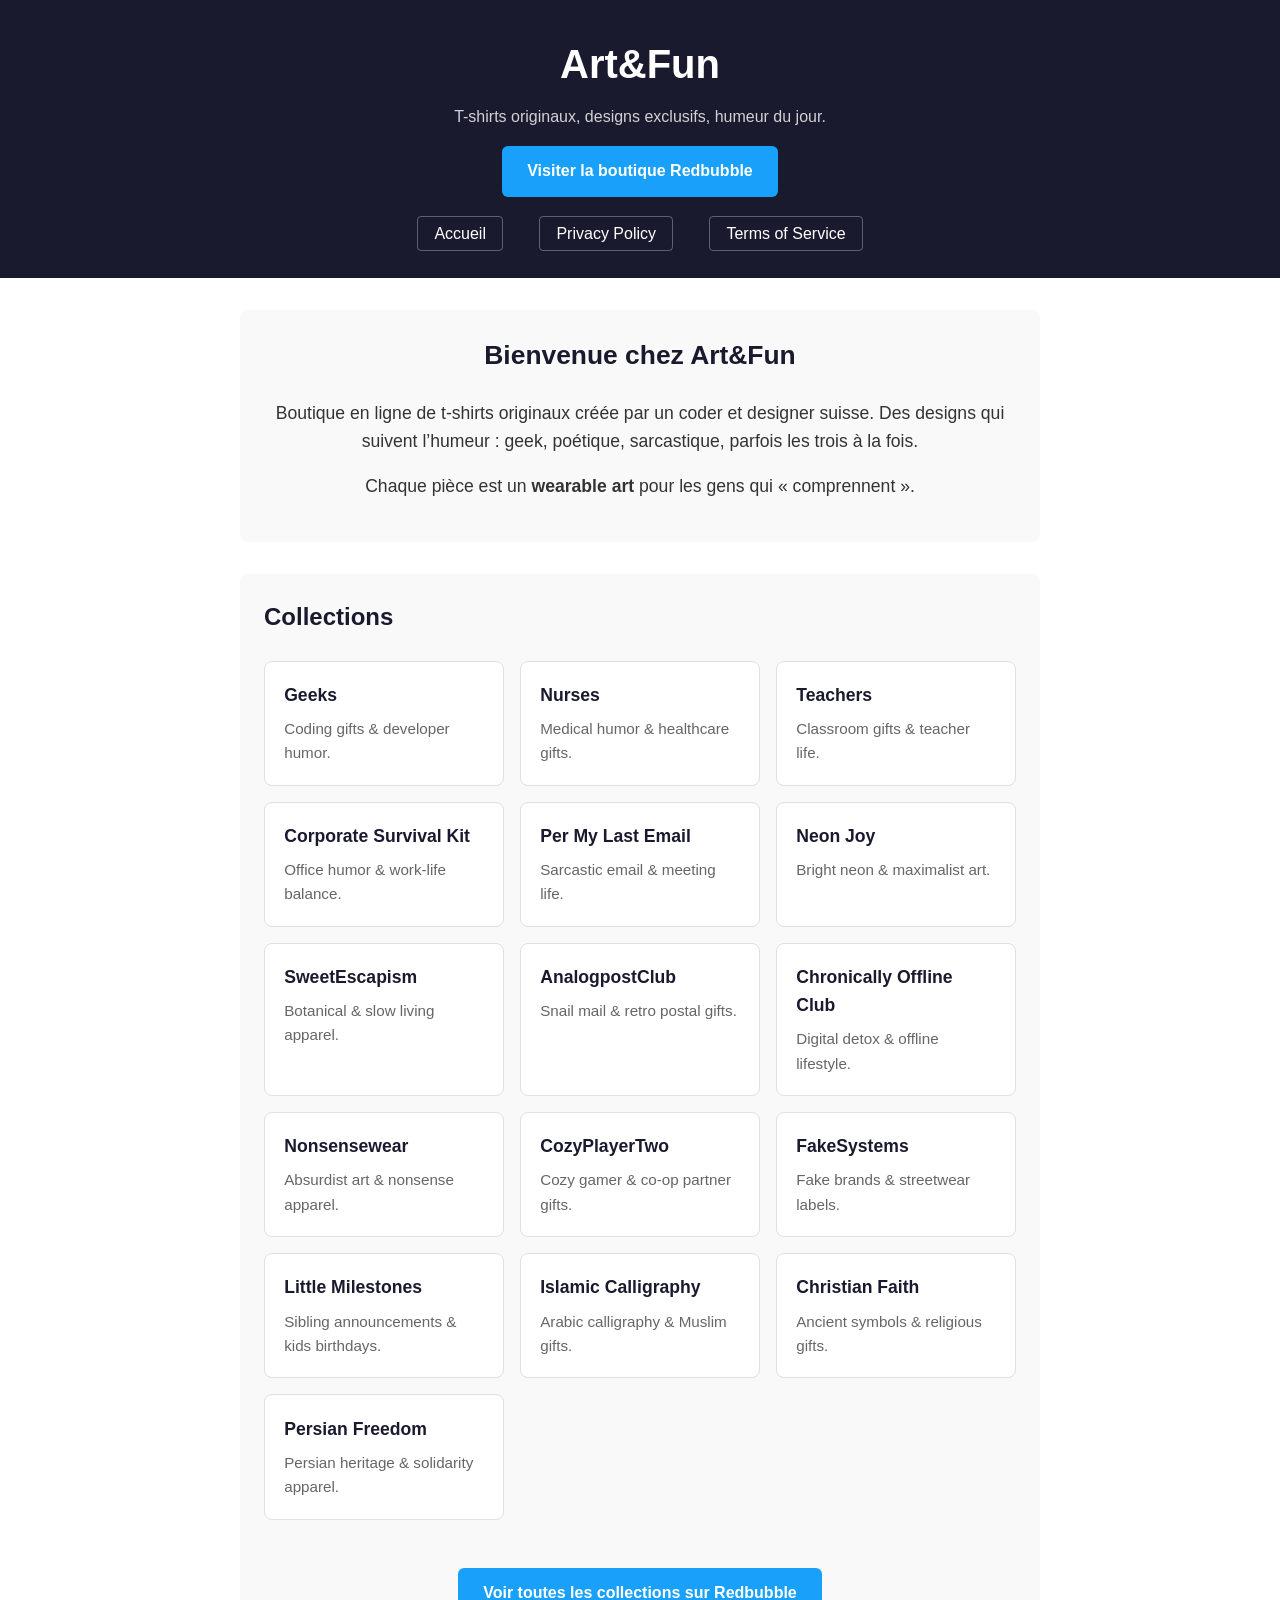
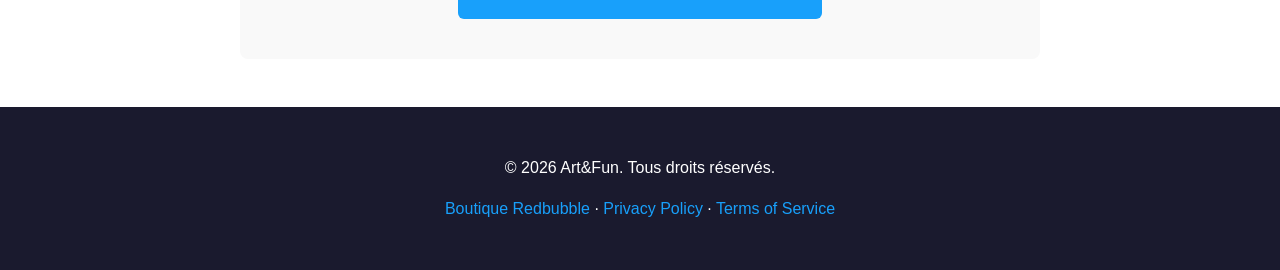
<file: index.html>
<!DOCTYPE html>
<html lang="fr">
<head>
    <meta charset="UTF-8">
    <meta name="viewport" content="width=device-width, initial-scale=1.0">
    <title>Art&Fun — Boutique de T-shirts Originaux</title>
    <link rel="stylesheet" href="style.css">
</head>
<body>
    <header>
        <h1>Art&Fun</h1>
        <p>T-shirts originaux, designs exclusifs, humeur du jour.</p>
        <a class="cta" href="https://www.redbubble.com/fr/people/rpouyan75/shop" target="_blank">Visiter la boutique Redbubble</a>
        <nav>
            <a href="index.html">Accueil</a>
            <a href="privacy.html">Privacy Policy</a>
            <a href="terms.html">Terms of Service</a>
        </nav>
    </header>
    <main>
        <section class="intro">
            <h2>Bienvenue chez Art&Fun</h2>
            <p>Boutique en ligne de t-shirts originaux créée par un coder et designer suisse. Des designs qui suivent l’humeur : geek, poétique, sarcastique, parfois les trois à la fois.</p>
            <p>Chaque pièce est un <strong>wearable art</strong> pour les gens qui « comprennent ».</p>
        </section>

        <section class="collections">
            <h2>Collections</h2>
            <div class="grid">
                <div class="card">
                    <h3>Geeks</h3>
                    <p>Coding gifts & developer humor.</p>
                </div>
                <div class="card">
                    <h3>Nurses</h3>
                    <p>Medical humor & healthcare gifts.</p>
                </div>
                <div class="card">
                    <h3>Teachers</h3>
                    <p>Classroom gifts & teacher life.</p>
                </div>
                <div class="card">
                    <h3>Corporate Survival Kit</h3>
                    <p>Office humor & work-life balance.</p>
                </div>
                <div class="card">
                    <h3>Per My Last Email</h3>
                    <p>Sarcastic email & meeting life.</p>
                </div>
                <div class="card">
                    <h3>Neon Joy</h3>
                    <p>Bright neon & maximalist art.</p>
                </div>
                <div class="card">
                    <h3>SweetEscapism</h3>
                    <p>Botanical & slow living apparel.</p>
                </div>
                <div class="card">
                    <h3>AnalogpostClub</h3>
                    <p>Snail mail & retro postal gifts.</p>
                </div>
                <div class="card">
                    <h3>Chronically Offline Club</h3>
                    <p>Digital detox & offline lifestyle.</p>
                </div>
                <div class="card">
                    <h3>Nonsensewear</h3>
                    <p>Absurdist art & nonsense apparel.</p>
                </div>
                <div class="card">
                    <h3>CozyPlayerTwo</h3>
                    <p>Cozy gamer & co-op partner gifts.</p>
                </div>
                <div class="card">
                    <h3>FakeSystems</h3>
                    <p>Fake brands & streetwear labels.</p>
                </div>
                <div class="card">
                    <h3>Little Milestones</h3>
                    <p>Sibling announcements & kids birthdays.</p>
                </div>
                <div class="card">
                    <h3>Islamic Calligraphy</h3>
                    <p>Arabic calligraphy & Muslim gifts.</p>
                </div>
                <div class="card">
                    <h3>Christian Faith</h3>
                    <p>Ancient symbols & religious gifts.</p>
                </div>
                <div class="card">
                    <h3>Persian Freedom</h3>
                    <p>Persian heritage & solidarity apparel.</p>
                </div>
            </div>
            <p class="shop-cta"><a class="cta" href="https://www.redbubble.com/fr/people/rpouyan75/shop" target="_blank">Voir toutes les collections sur Redbubble</a></p>
        </section>
    </main>
    <footer>
        <p>© 2026 Art&Fun. Tous droits réservés.</p>
        <p><a href="https://www.redbubble.com/fr/people/rpouyan75/shop" target="_blank">Boutique Redbubble</a> · <a href="privacy.html">Privacy Policy</a> · <a href="terms.html">Terms of Service</a></p>
    </footer>
</body>
</html>
</file>
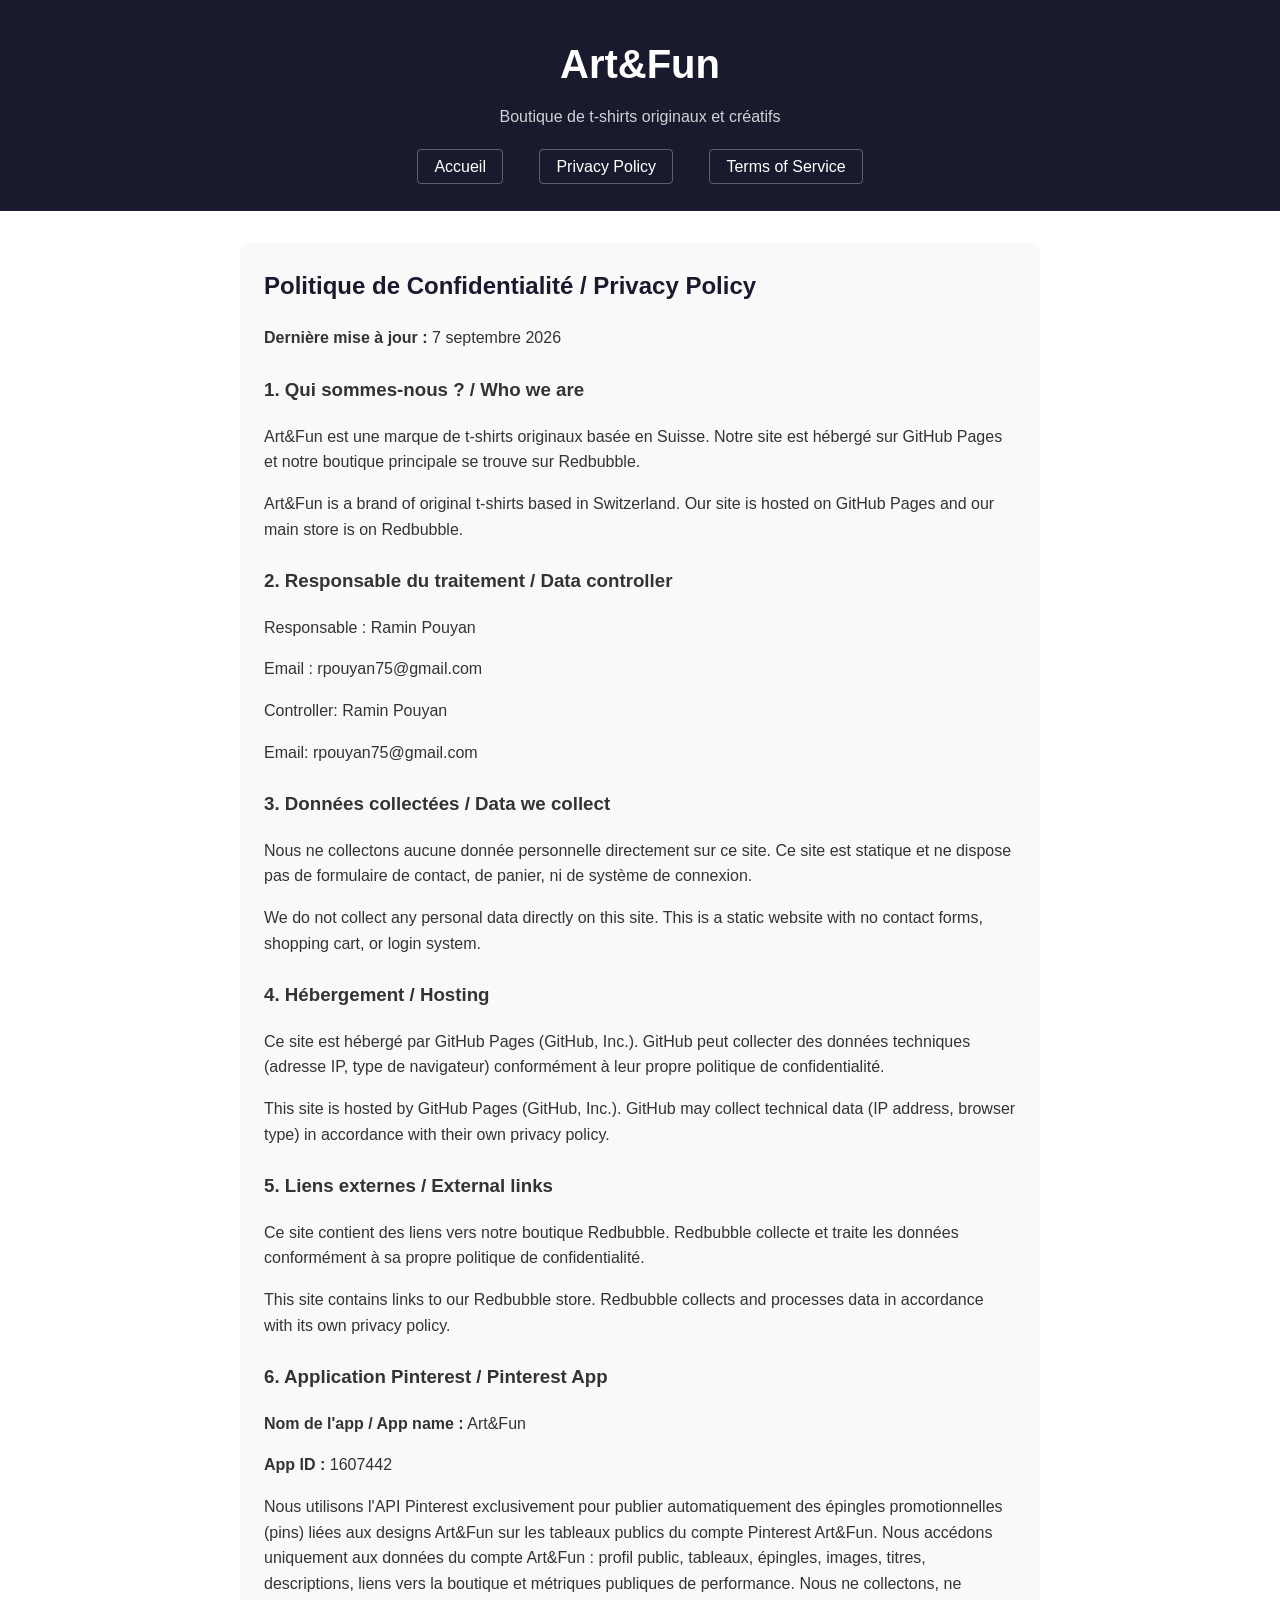
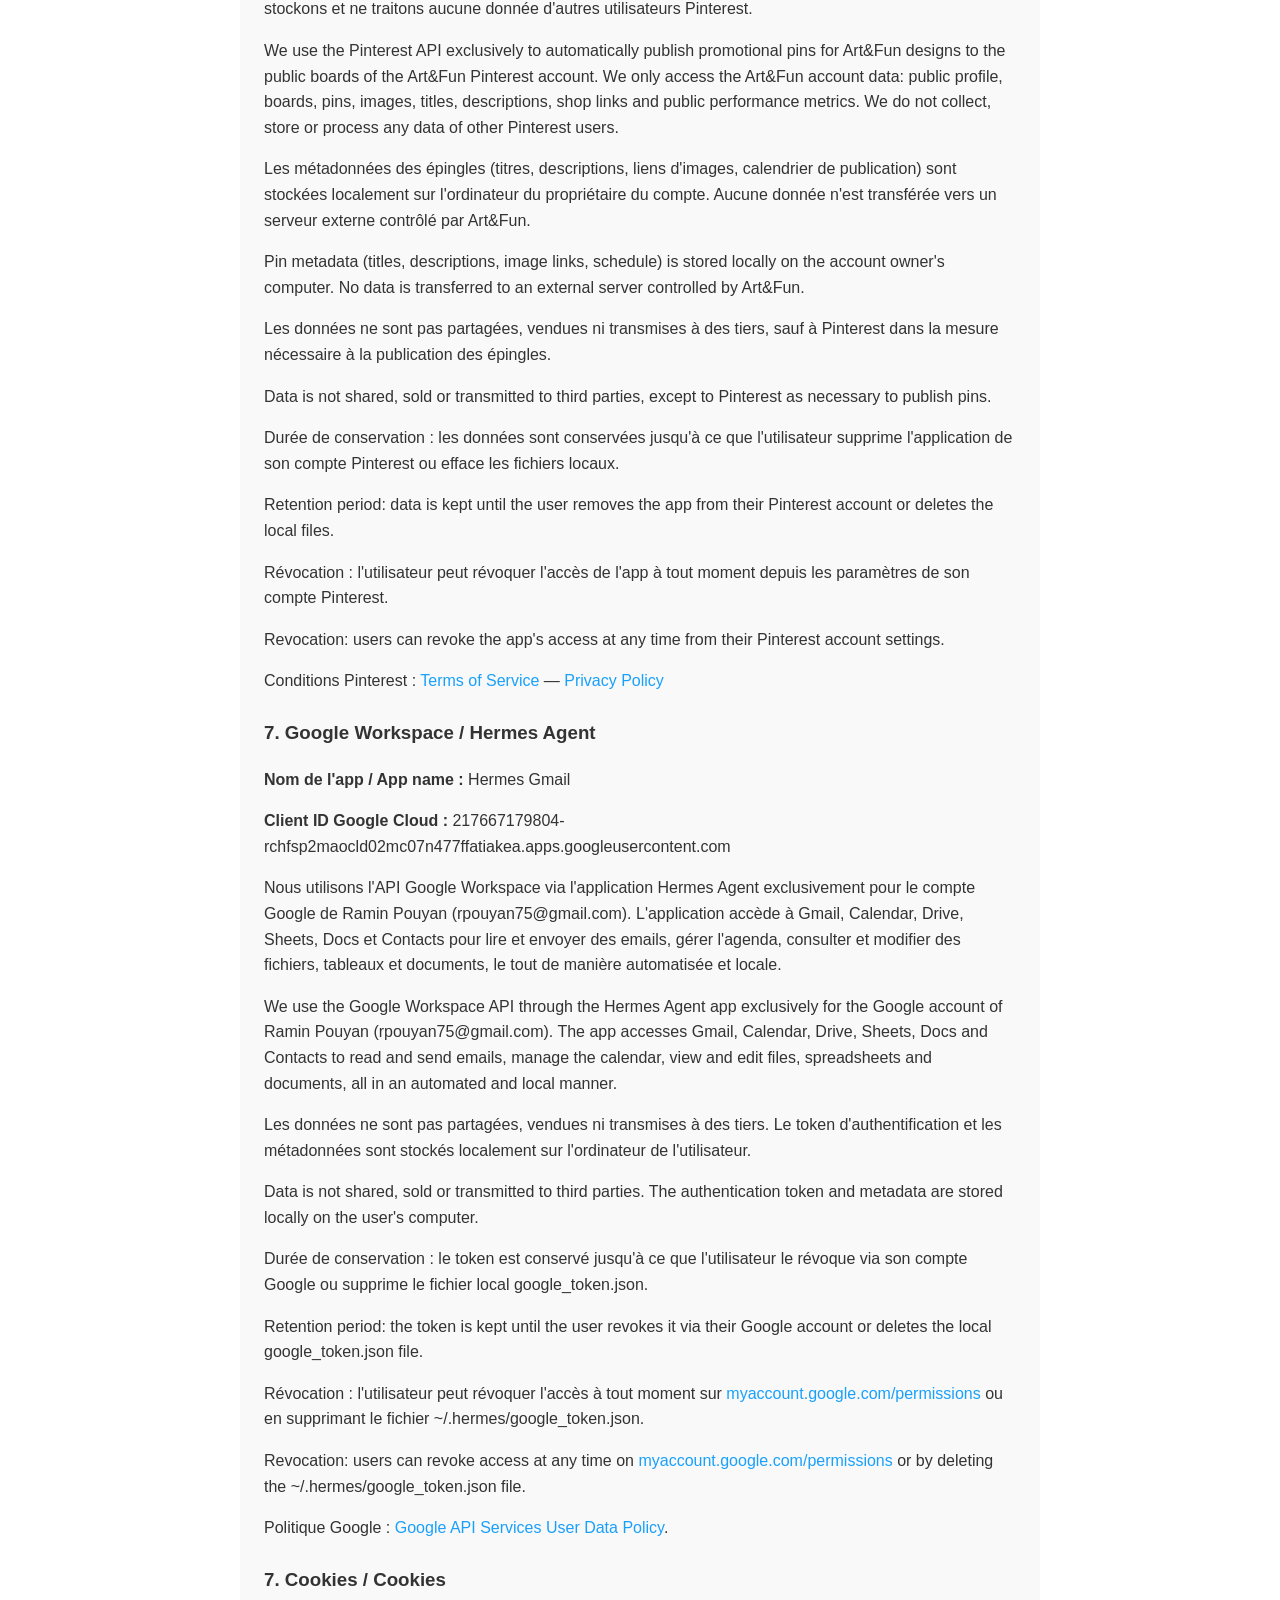
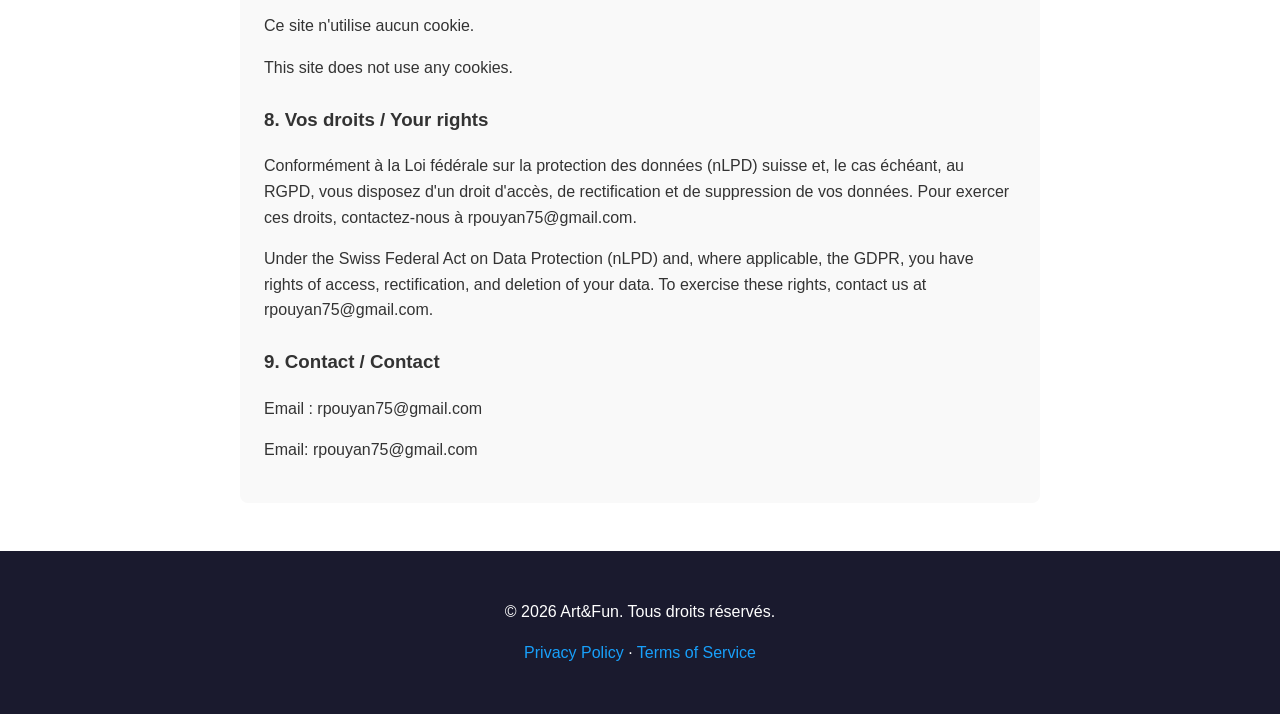
<file: privacy.html>
<!DOCTYPE html>
<html lang="fr">
<head>
    <meta charset="UTF-8">
    <meta name="viewport" content="width=device-width, initial-scale=1.0">
    <title>Privacy Policy — Art&Fun</title>
    <link rel="stylesheet" href="style.css">
</head>
<body>
    <header>
        <h1>Art&Fun</h1>
        <p>Boutique de t-shirts originaux et créatifs</p>
        <nav>
            <a href="index.html">Accueil</a>
            <a href="privacy.html">Privacy Policy</a>
            <a href="terms.html">Terms of Service</a>
        </nav>
    </header>
    <main>
        <section>
            <h2>Politique de Confidentialité / Privacy Policy</h2>
            <p><strong>Dernière mise à jour :</strong> 7 septembre 2026</p>

            <h3>1. Qui sommes-nous ? / Who we are</h3>
            <p>Art&Fun est une marque de t-shirts originaux basée en Suisse. Notre site est hébergé sur GitHub Pages et notre boutique principale se trouve sur Redbubble.</p>
            <p>Art&Fun is a brand of original t-shirts based in Switzerland. Our site is hosted on GitHub Pages and our main store is on Redbubble.</p>

            <h3>2. Responsable du traitement / Data controller</h3>
            <p>Responsable : Ramin Pouyan</p>
            <p>Email : rpouyan75@gmail.com</p>
            <p>Controller: Ramin Pouyan</p>
            <p>Email: rpouyan75@gmail.com</p>

            <h3>3. Données collectées / Data we collect</h3>
            <p>Nous ne collectons aucune donnée personnelle directement sur ce site. Ce site est statique et ne dispose pas de formulaire de contact, de panier, ni de système de connexion.</p>
            <p>We do not collect any personal data directly on this site. This is a static website with no contact forms, shopping cart, or login system.</p>

            <h3>4. Hébergement / Hosting</h3>
            <p>Ce site est hébergé par GitHub Pages (GitHub, Inc.). GitHub peut collecter des données techniques (adresse IP, type de navigateur) conformément à leur propre politique de confidentialité.</p>
            <p>This site is hosted by GitHub Pages (GitHub, Inc.). GitHub may collect technical data (IP address, browser type) in accordance with their own privacy policy.</p>

            <h3>5. Liens externes / External links</h3>
            <p>Ce site contient des liens vers notre boutique Redbubble. Redbubble collecte et traite les données conformément à sa propre politique de confidentialité.</p>
            <p>This site contains links to our Redbubble store. Redbubble collects and processes data in accordance with its own privacy policy.</p>

            <h3>6. Application Pinterest / Pinterest App</h3>
            <p><strong>Nom de l'app / App name :</strong> Art&Fun</p>
            <p><strong>App ID :</strong> 1607442</p>
            <p>Nous utilisons l'API Pinterest exclusivement pour publier automatiquement des épingles promotionnelles (pins) liées aux designs Art&Fun sur les tableaux publics du compte Pinterest Art&Fun. Nous accédons uniquement aux données du compte Art&Fun : profil public, tableaux, épingles, images, titres, descriptions, liens vers la boutique et métriques publiques de performance. Nous ne collectons, ne stockons et ne traitons aucune donnée d'autres utilisateurs Pinterest.</p>
            <p>We use the Pinterest API exclusively to automatically publish promotional pins for Art&Fun designs to the public boards of the Art&Fun Pinterest account. We only access the Art&Fun account data: public profile, boards, pins, images, titles, descriptions, shop links and public performance metrics. We do not collect, store or process any data of other Pinterest users.</p>
            <p>Les métadonnées des épingles (titres, descriptions, liens d'images, calendrier de publication) sont stockées localement sur l'ordinateur du propriétaire du compte. Aucune donnée n'est transférée vers un serveur externe contrôlé par Art&Fun.</p>
            <p>Pin metadata (titles, descriptions, image links, schedule) is stored locally on the account owner's computer. No data is transferred to an external server controlled by Art&Fun.</p>
            <p>Les données ne sont pas partagées, vendues ni transmises à des tiers, sauf à Pinterest dans la mesure nécessaire à la publication des épingles.</p>
            <p>Data is not shared, sold or transmitted to third parties, except to Pinterest as necessary to publish pins.</p>
            <p>Durée de conservation : les données sont conservées jusqu'à ce que l'utilisateur supprime l'application de son compte Pinterest ou efface les fichiers locaux.</p>
            <p>Retention period: data is kept until the user removes the app from their Pinterest account or deletes the local files.</p>
            <p>Révocation : l'utilisateur peut révoquer l'accès de l'app à tout moment depuis les paramètres de son compte Pinterest.</p>
            <p>Revocation: users can revoke the app's access at any time from their Pinterest account settings.</p>
            <p>Conditions Pinterest : <a href="https://policy.pinterest.com/en/terms-of-service" target="_blank">Terms of Service</a> — <a href="https://policy.pinterest.com/en/privacy-policy" target="_blank">Privacy Policy</a></p>

            <h3>7. Google Workspace / Hermes Agent</h3>
            <p><strong>Nom de l'app / App name :</strong> Hermes Gmail</p>
            <p><strong>Client ID Google Cloud :</strong> 217667179804-rchfsp2maocld02mc07n477ffatiakea.apps.googleusercontent.com</p>
            <p>Nous utilisons l'API Google Workspace via l'application Hermes Agent exclusivement pour le compte Google de Ramin Pouyan (rpouyan75@gmail.com). L'application accède à Gmail, Calendar, Drive, Sheets, Docs et Contacts pour lire et envoyer des emails, gérer l'agenda, consulter et modifier des fichiers, tableaux et documents, le tout de manière automatisée et locale.</p>
            <p>We use the Google Workspace API through the Hermes Agent app exclusively for the Google account of Ramin Pouyan (rpouyan75@gmail.com). The app accesses Gmail, Calendar, Drive, Sheets, Docs and Contacts to read and send emails, manage the calendar, view and edit files, spreadsheets and documents, all in an automated and local manner.</p>
            <p>Les données ne sont pas partagées, vendues ni transmises à des tiers. Le token d'authentification et les métadonnées sont stockés localement sur l'ordinateur de l'utilisateur.</p>
            <p>Data is not shared, sold or transmitted to third parties. The authentication token and metadata are stored locally on the user's computer.</p>
            <p>Durée de conservation : le token est conservé jusqu'à ce que l'utilisateur le révoque via son compte Google ou supprime le fichier local google_token.json.</p>
            <p>Retention period: the token is kept until the user revokes it via their Google account or deletes the local google_token.json file.</p>
            <p>Révocation : l'utilisateur peut révoquer l'accès à tout moment sur <a href="https://myaccount.google.com/permissions" target="_blank">myaccount.google.com/permissions</a> ou en supprimant le fichier ~/.hermes/google_token.json.</p>
            <p>Revocation: users can revoke access at any time on <a href="https://myaccount.google.com/permissions" target="_blank">myaccount.google.com/permissions</a> or by deleting the ~/.hermes/google_token.json file.</p>
            <p>Politique Google : <a href="https://developers.google.com/terms/api-services-user-data-policy" target="_blank">Google API Services User Data Policy</a>.</p>

            <h3>7. Cookies / Cookies</h3>
            <p>Ce site n'utilise aucun cookie.</p>
            <p>This site does not use any cookies.</p>

            <h3>8. Vos droits / Your rights</h3>
            <p>Conformément à la Loi fédérale sur la protection des données (nLPD) suisse et, le cas échéant, au RGPD, vous disposez d'un droit d'accès, de rectification et de suppression de vos données. Pour exercer ces droits, contactez-nous à rpouyan75@gmail.com.</p>
            <p>Under the Swiss Federal Act on Data Protection (nLPD) and, where applicable, the GDPR, you have rights of access, rectification, and deletion of your data. To exercise these rights, contact us at rpouyan75@gmail.com.</p>

            <h3>9. Contact / Contact</h3>
            <p>Email : rpouyan75@gmail.com</p>
            <p>Email: rpouyan75@gmail.com</p>
        </section>
    </main>
    <footer>
        <p>© 2026 Art&Fun. Tous droits réservés.</p>
        <p><a href="privacy.html">Privacy Policy</a> · <a href="terms.html">Terms of Service</a></p>
    </footer>
</body>
</html>
</file>
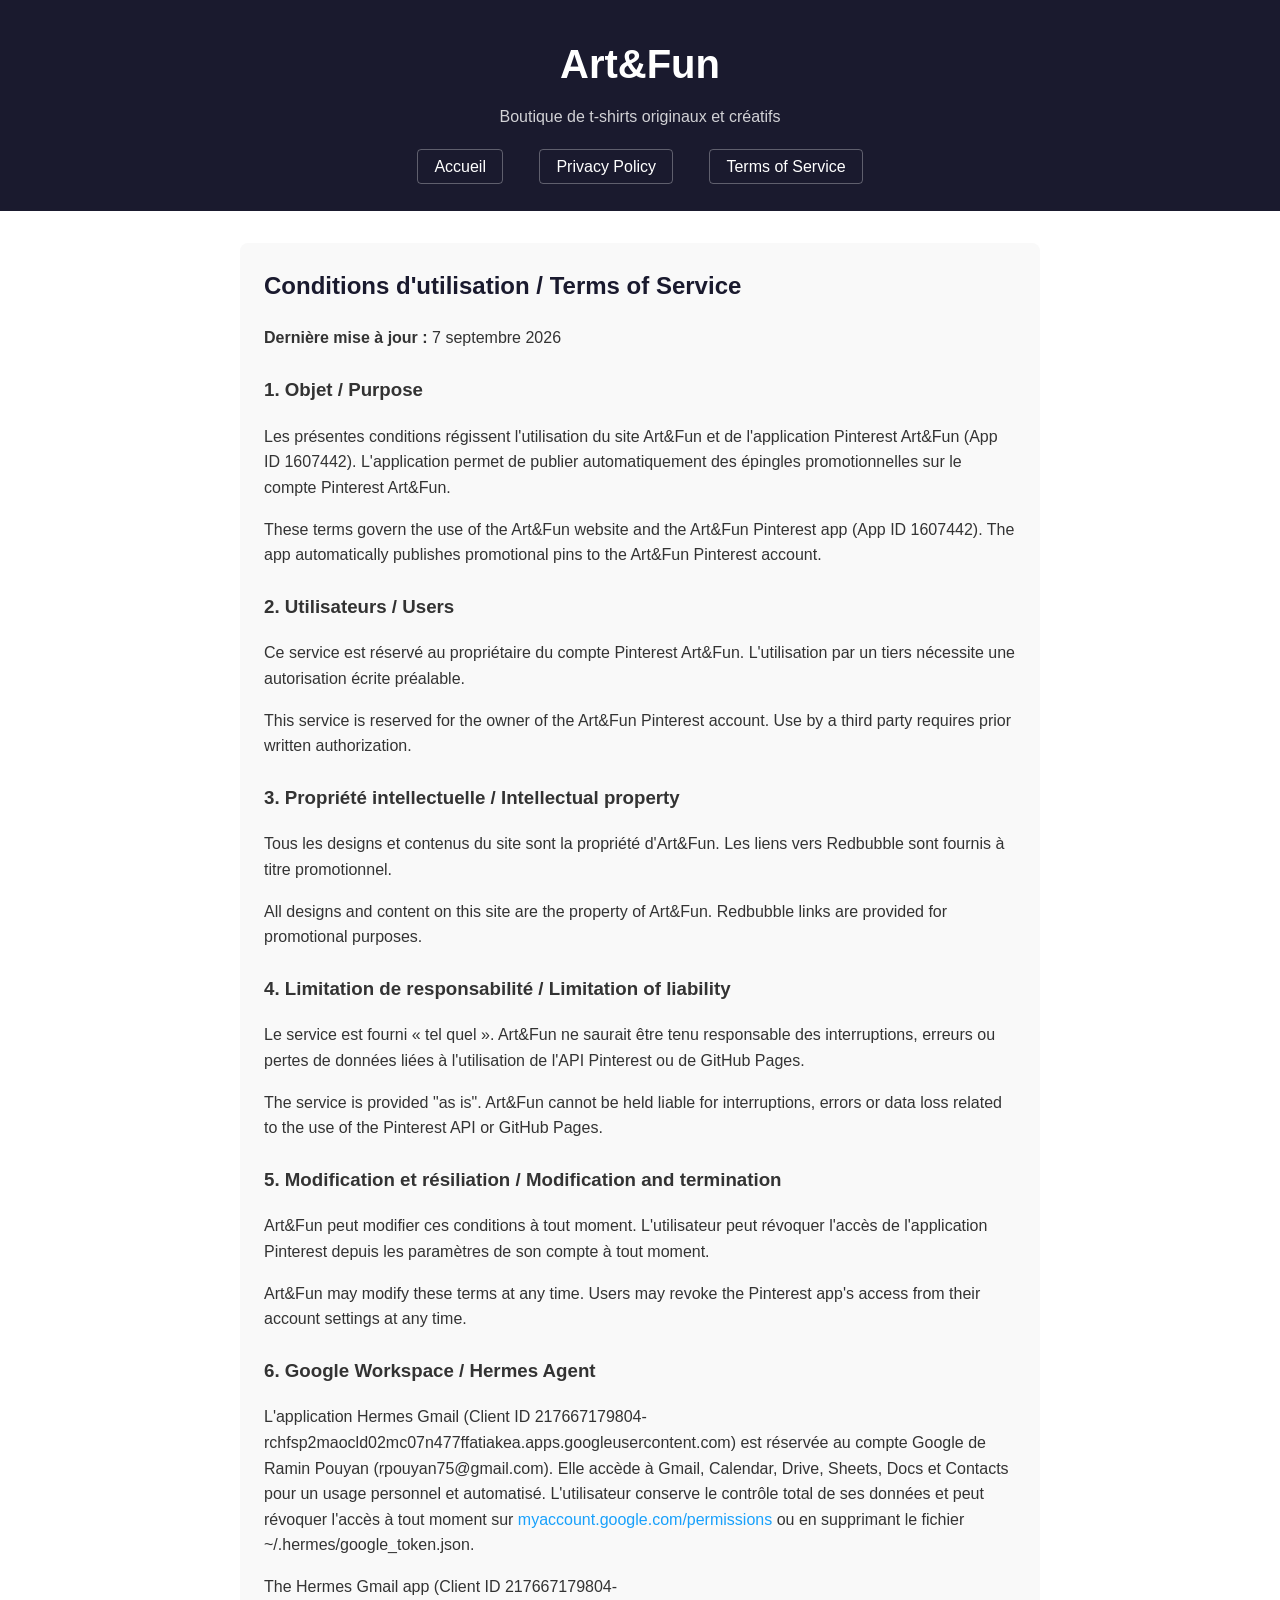
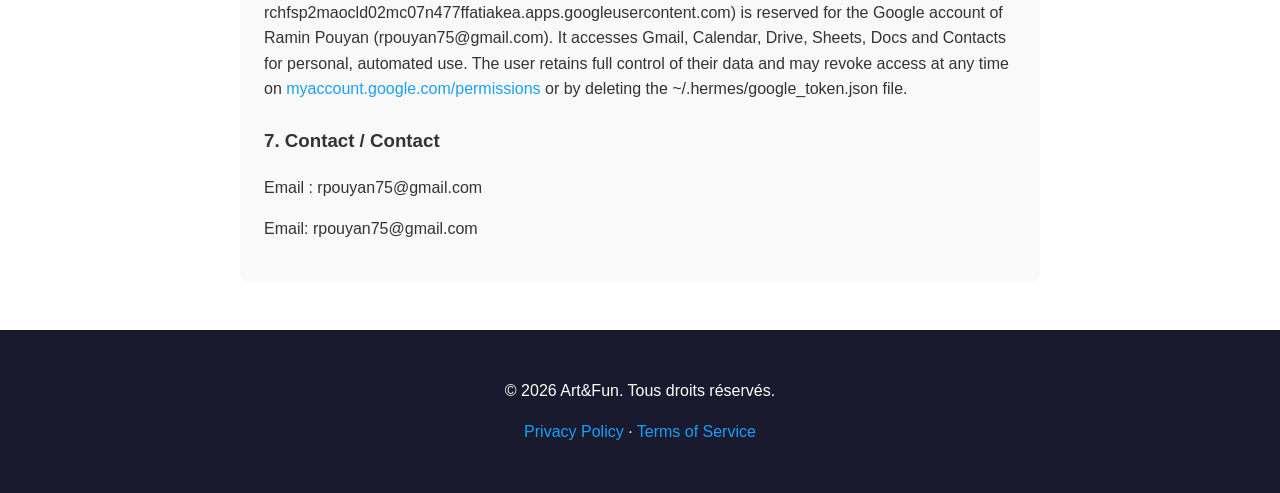
<file: terms.html>
<!DOCTYPE html>
<html lang="fr">
<head>
    <meta charset="UTF-8">
    <meta name="viewport" content="width=device-width, initial-scale=1.0">
    <title>Terms of Service — Art&Fun</title>
    <link rel="stylesheet" href="style.css">
</head>
<body>
    <header>
        <h1>Art&Fun</h1>
        <p>Boutique de t-shirts originaux et créatifs</p>
        <nav>
            <a href="index.html">Accueil</a>
            <a href="privacy.html">Privacy Policy</a>
            <a href="terms.html">Terms of Service</a>
        </nav>
    </header>
    <main>
        <section>
            <h2>Conditions d'utilisation / Terms of Service</h2>
            <p><strong>Dernière mise à jour :</strong> 7 septembre 2026</p>

            <h3>1. Objet / Purpose</h3>
            <p>Les présentes conditions régissent l'utilisation du site Art&Fun et de l'application Pinterest Art&Fun (App ID 1607442). L'application permet de publier automatiquement des épingles promotionnelles sur le compte Pinterest Art&Fun.</p>
            <p>These terms govern the use of the Art&Fun website and the Art&Fun Pinterest app (App ID 1607442). The app automatically publishes promotional pins to the Art&Fun Pinterest account.</p>

            <h3>2. Utilisateurs / Users</h3>
            <p>Ce service est réservé au propriétaire du compte Pinterest Art&Fun. L'utilisation par un tiers nécessite une autorisation écrite préalable.</p>
            <p>This service is reserved for the owner of the Art&Fun Pinterest account. Use by a third party requires prior written authorization.</p>

            <h3>3. Propriété intellectuelle / Intellectual property</h3>
            <p>Tous les designs et contenus du site sont la propriété d'Art&Fun. Les liens vers Redbubble sont fournis à titre promotionnel.</p>
            <p>All designs and content on this site are the property of Art&Fun. Redbubble links are provided for promotional purposes.</p>

            <h3>4. Limitation de responsabilité / Limitation of liability</h3>
            <p>Le service est fourni « tel quel ». Art&Fun ne saurait être tenu responsable des interruptions, erreurs ou pertes de données liées à l'utilisation de l'API Pinterest ou de GitHub Pages.</p>
            <p>The service is provided "as is". Art&Fun cannot be held liable for interruptions, errors or data loss related to the use of the Pinterest API or GitHub Pages.</p>

            <h3>5. Modification et résiliation / Modification and termination</h3>
            <p>Art&Fun peut modifier ces conditions à tout moment. L'utilisateur peut révoquer l'accès de l'application Pinterest depuis les paramètres de son compte à tout moment.</p>
            <p>Art&Fun may modify these terms at any time. Users may revoke the Pinterest app's access from their account settings at any time.</p>

            <h3>6. Google Workspace / Hermes Agent</h3>
            <p>L'application Hermes Gmail (Client ID 217667179804-rchfsp2maocld02mc07n477ffatiakea.apps.googleusercontent.com) est réservée au compte Google de Ramin Pouyan (rpouyan75@gmail.com). Elle accède à Gmail, Calendar, Drive, Sheets, Docs et Contacts pour un usage personnel et automatisé. L'utilisateur conserve le contrôle total de ses données et peut révoquer l'accès à tout moment sur <a href="https://myaccount.google.com/permissions" target="_blank">myaccount.google.com/permissions</a> ou en supprimant le fichier ~/.hermes/google_token.json.</p>
            <p>The Hermes Gmail app (Client ID 217667179804-rchfsp2maocld02mc07n477ffatiakea.apps.googleusercontent.com) is reserved for the Google account of Ramin Pouyan (rpouyan75@gmail.com). It accesses Gmail, Calendar, Drive, Sheets, Docs and Contacts for personal, automated use. The user retains full control of their data and may revoke access at any time on <a href="https://myaccount.google.com/permissions" target="_blank">myaccount.google.com/permissions</a> or by deleting the ~/.hermes/google_token.json file.</p>

            <h3>7. Contact / Contact</h3>
            <p>Email : rpouyan75@gmail.com</p>
            <p>Email: rpouyan75@gmail.com</p>
        </section>
    </main>
    <footer>
        <p>© 2026 Art&Fun. Tous droits réservés.</p>
        <p><a href="privacy.html">Privacy Policy</a> · <a href="terms.html">Terms of Service</a></p>
    </footer>
</body>
</html>
</file>
<file: style.css>
body {
    font-family: 'Segoe UI', Tahoma, Geneva, Verdana, sans-serif;
    margin: 0;
    padding: 0;
    line-height: 1.6;
    color: #333;
}

header {
    background: #1a1a2e;
    color: white;
    padding: 2rem;
    text-align: center;
}

header h1 {
    margin: 0;
    font-size: 2.5rem;
}

header p {
    margin: 0.5rem 0 0;
    opacity: 0.8;
}

nav {
    margin-top: 1.5rem;
}

nav a {
    color: white;
    text-decoration: none;
    margin: 0 1rem;
    padding: 0.5rem 1rem;
    border: 1px solid rgba(255,255,255,0.3);
    border-radius: 4px;
    transition: all 0.3s;
}

nav a:hover {
    background: rgba(255,255,255,0.2);
}

main {
    max-width: 800px;
    margin: 2rem auto;
    padding: 0 1rem;
}

section {
    margin-bottom: 2rem;
    padding: 1.5rem;
    background: #f9f9f9;
    border-radius: 8px;
}

section h2 {
    color: #1a1a2e;
    margin-top: 0;
}

section h3 {
    color: #333;
    margin-top: 1.5rem;
}

.cta {
    display: inline-block;
    background: #18a0fb;
    color: white;
    padding: 0.8rem 1.6rem;
    border-radius: 6px;
    text-decoration: none;
    font-weight: bold;
    margin-top: 1rem;
}

.cta:hover {
    background: #0f7fd1;
}

.intro {
    text-align: center;
    font-size: 1.1rem;
}

.collections {
    margin-top: 2rem;
}

.grid {
    display: grid;
    grid-template-columns: repeat(auto-fit, minmax(240px, 1fr));
    gap: 1rem;
    margin-top: 1.5rem;
}

.card {
    display: block;
    background: white;
    border: 1px solid #e0e0e0;
    border-radius: 8px;
    padding: 1.2rem;
    text-decoration: none;
    color: inherit;
    transition: transform 0.2s, box-shadow 0.2s;
}

.card:hover {
    transform: translateY(-3px);
    box-shadow: 0 4px 12px rgba(0,0,0,0.1);
}

.card h3 {
    margin: 0 0 0.5rem;
    color: #1a1a2e;
    font-size: 1.1rem;
}

.card p {
    margin: 0;
    color: #666;
    font-size: 0.95rem;
}

.shop-cta {
    text-align: center;
    margin-top: 2rem;
}

a {
    color: #18a0fb;
    text-decoration: none;
}

a:hover {
    text-decoration: underline;
}

footer {
    text-align: center;
    padding: 2rem;
    background: #1a1a2e;
    color: white;
    margin-top: 3rem;
}

footer a {
    color: #18a0fb;
}
</file>
